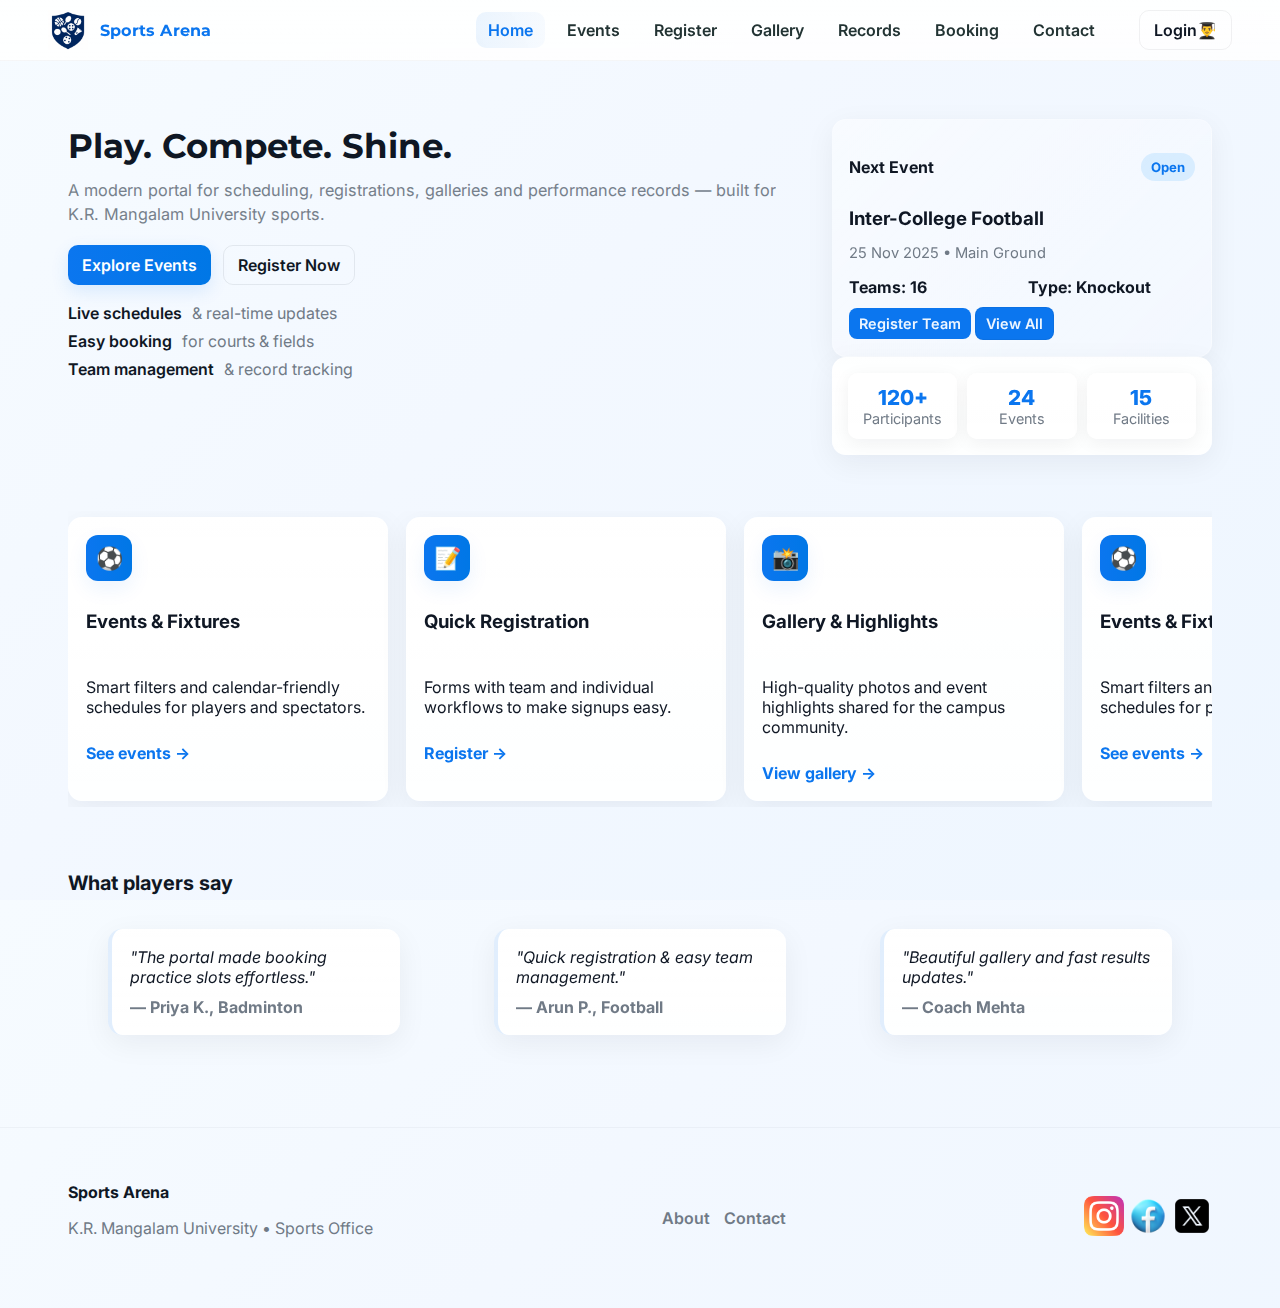
<file: index.html>
<!doctype html>
<html lang="en">
<head>
  <meta charset="utf-8" />
  <meta name="viewport" content="width=device-width,initial-scale=1" />
  <title>Sports Arena — Home</title>
  <link href="https://fonts.googleapis.com/css2?family=Inter:wght@300;400;600;700;800&family=Montserrat:wght@600;700&display=swap" rel="stylesheet">
  <link rel="stylesheet" href="styles.css" />
</head>
<body>
  <header class="site-header">
    <div class="brand-wrap container">
      <a href="index.html" class="brand" aria-label="Sports Arena home">
        <img src="assets/logo.png" alt="Sports Arena logo" class="logo" />
        <span class="brand-text">Sports Arena</span>
      </a>

      <nav class="main-nav" aria-label="Main navigation">
        <a href="index.html" class="nav-link active">Home</a>
        <a href="events.html" class="nav-link">Events</a>
        <a href="register.html" class="nav-link">Register</a>
        <a href="gallery.html" class="nav-link">Gallery</a>
        <a href="records.html" class="nav-link">Records</a>
        <a href="booking.html" class="nav-link">Booking</a>
        <a href="contact.html" class="nav-link">Contact</a>
      </nav>

      <div class="header-actions">
        <a class="btn ghost" href="login.html">Login👨‍🎓</a>
      </div>
    </div>
  </header>

  <main>
    <section class="hero container">
      <div class="hero-left">
        <h1>Play. Compete. Shine.</h1>
        <p class="lead">A modern portal for scheduling, registrations, galleries and performance records — built for K.R. Mangalam University sports.</p>

        <div class="hero-ctas">
          <a class="btn primary" href="events.html">Explore Events</a>
          <a class="btn outline" href="register.html">Register Now</a>
        </div>

        <ul class="highlights">
          <li><strong>Live schedules</strong> & real-time updates</li>
          <li><strong>Easy booking</strong> for courts & fields</li>
          <li><strong>Team management</strong> & record tracking</li>
        </ul>
      </div>

      <aside class="hero-right">
        <div class="card booking-preview float">
          <div class="card-head">
            <h4>Next Event</h4>
            <span class="pill">Open</span>
          </div>
          <div class="card-body">
            <h3>Inter-College Football</h3>
            <p class="muted small">25 Nov 2025 • Main Ground</p>
            <div class="meta">
              <div><strong>Teams: </strong><span class="meta-val">16</span></div>
              <div><strong>Type: </strong><span class="meta-val">Knockout</span></div>
            </div>
            <div class="card-actions">
              <a class="btn small" href="register.html">Register Team</a>
              <a class="btn ghost small" href="events.html">View All</a>
            </div>
          </div>
        </div>

        <div class="card stats">
          <div class="stat">
            <div class="num">120+</div>
            <div class="label">Participants</div>
          </div>
          <div class="stat">
            <div class="num">24</div>
            <div class="label">Events</div>
          </div>
          <div class="stat">
            <div class="num">15</div>
            <div class="label">Facilities</div>
          </div>
        </div>
      </aside>
    </section>

<section class="container">
  <div class="feature-scroll">
    <div class="feature-track" aria-hidden="false" role="group" aria-label="Featured actions rotating">

      <!-- FIRST SET -->
      <article class="feature card">
        <div class="icon">⚽</div>
        <h3>Events & Fixtures</h3>
        <p>Smart filters and calendar-friendly schedules for players and spectators.</p>
        <a href="events.html" class="link">See events →</a>
      </article>

      <article class="feature card">
        <div class="icon">📝</div>
        <h3>Quick Registration</h3>
        <p>Forms with team and individual workflows to make signups easy.</p>
        <a href="register.html" class="link">Register →</a>
      </article>

      <article class="feature card">
        <div class="icon">📸</div>
        <h3>Gallery & Highlights</h3>
        <p>High-quality photos and event highlights shared for the campus community.</p>
        <a href="gallery.html" class="link">View gallery →</a>
      </article>


      <!-- DUPLICATED SET — required for seamless loop -->
      <article class="feature card" aria-hidden="true">
        <div class="icon">⚽</div>
        <h3>Events & Fixtures</h3>
        <p>Smart filters and calendar-friendly schedules for players and spectators.</p>
        <a href="events.html" class="link">See events →</a>
      </article>

      <article class="feature card" aria-hidden="true">
        <div class="icon">📝</div>
        <h3>Quick Registration</h3>
        <p>Forms with team and individual workflows to make signups easy.</p>
        <a href="register.html" class="link">Register →</a>
      </article>

      <article class="feature card" aria-hidden="true">
        <div class="icon">📸</div>
        <h3>Gallery & Highlights</h3>
        <p>High-quality photos and event highlights shared for the campus community.</p>
        <a href="gallery.html" class="link">View gallery →</a>
      </article>

    </div>
  </div>
</section>


    

    <section class="container testimonials">
      <h2>What players say</h2>
      <div class="test-grid">
        <blockquote class="test card">"The portal made booking practice slots effortless."<cite>— Priya K., Badminton</cite></blockquote>
        <blockquote class="test card">"Quick registration & easy team management."<cite>— Arun P., Football</cite></blockquote>
        <blockquote class="test card">"Beautiful gallery and fast results updates."<cite>— Coach Mehta</cite></blockquote>
      </div>
    </section>
  </main>

  <footer class="site-footer">
    <div class="container footer-grid">
      <div>
        <strong>Sports Arena</strong>
        <p class="muted">K.R. Mangalam University • Sports Office</p>
      </div>

      <nav class="footer-nav">
        <a href="about.html">About</a>
        <a href="contact.html">Contact</a>
      </nav>

      <div class="socials muted">
        <a href="#"><img src=assets/ig.png alt="instagram handle" width="40"></a>
        <a href="#"><img src=assets/fb.png alt="facebook handle" width="40"></a>
        <a href="#"><img src=assets/tw.png alt="twitter handle" width="40"></a>
      </div>
    </div>
  </footer>
</body>
</html>
</file>
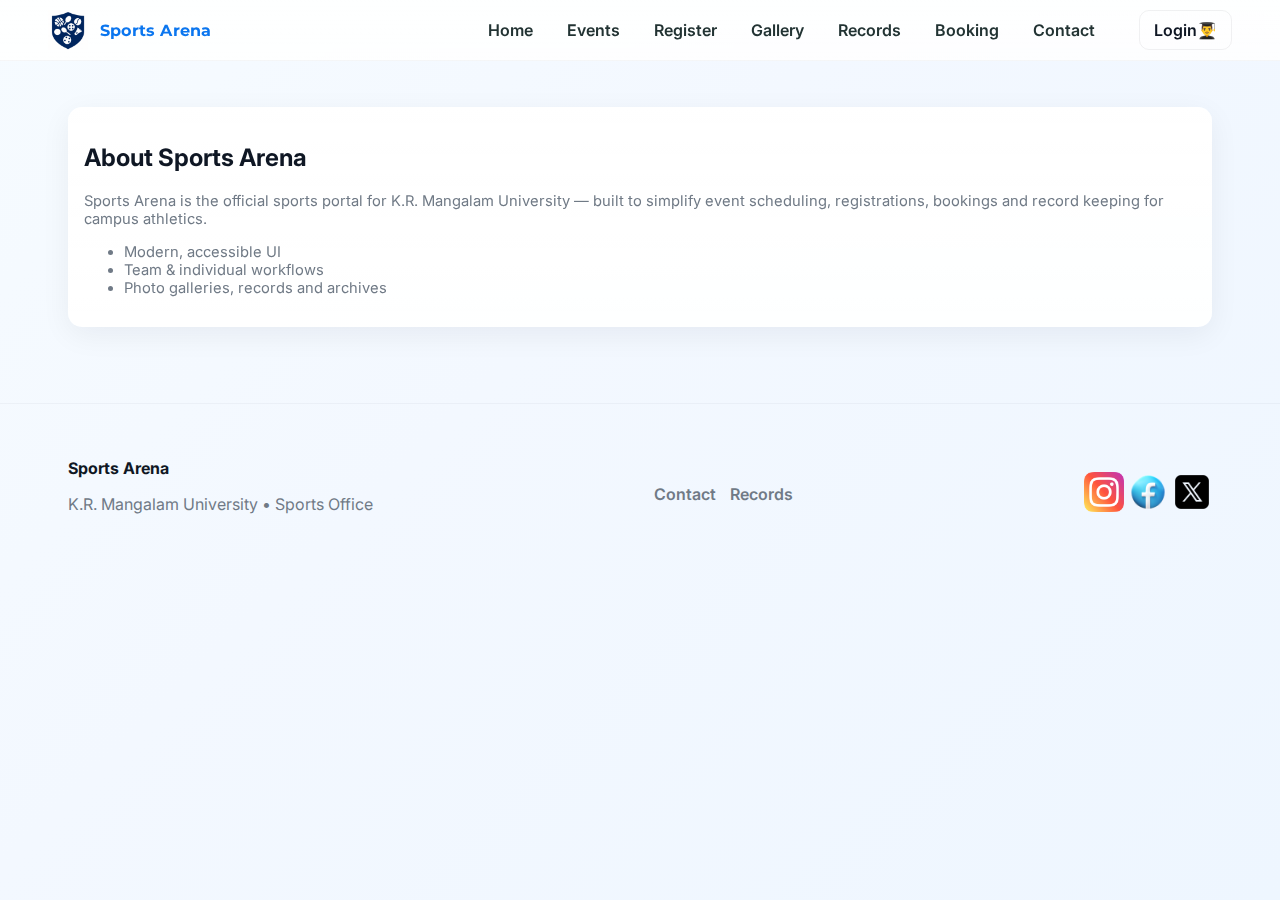
<file: about.html>
<!doctype html>
<html lang="en">
<head>
  <meta charset="utf-8" />
  <meta name="viewport" content="width=device-width,initial-scale=1" />
  <title>About — Sports Arena</title>
  <link href="https://fonts.googleapis.com/css2?family=Inter:wght@300;400;600;700;800&family=Montserrat:wght@600;700&display=swap" rel="stylesheet">
  <link rel="stylesheet" href="styles.css" />
</head>
<body>
  <header class="site-header">
    <div class="brand-wrap container">
      <a href="index.html" class="brand" aria-label="Sports Arena home">
        <img src="assets/logo.png" alt="logo" class="logo" />
        <span class="brand-text">Sports Arena</span>
      </a>

      <nav class="main-nav" aria-label="Main navigation">
        <a href="index.html" class="nav-link">Home</a>
        <a href="events.html" class="nav-link">Events</a>
        <a href="register.html" class="nav-link">Register</a>
        <a href="gallery.html" class="nav-link">Gallery</a>
        <a href="records.html" class="nav-link">Records</a>
        <a href="booking.html" class="nav-link">Booking</a>
        <a href="contact.html" class="nav-link">Contact</a>
      </nav>

      <div class="header-actions">
        <a class="btn ghost" href="login.html">Login👨‍🎓</a>
      </div>
    </div>
  </header>

  <main class="container">
    <section class="card" style="margin-top:18px">
      <h2>About Sports Arena</h2>
      <p class="muted">Sports Arena is the official sports portal for K.R. Mangalam University — built to simplify event scheduling, registrations, bookings and record keeping for campus athletics.</p>
      <ul class="muted" style="margin-top:12px">
        <li>Modern, accessible UI</li>
        <li>Team & individual workflows</li>
        <li>Photo galleries, records and archives</li>
      </ul>
    </section>
  </main>

  <footer class="site-footer">
    <div class="container footer-grid">
      <div>
        <strong>Sports Arena</strong>
        <p class="muted">K.R. Mangalam University • Sports Office</p>
      </div>

      <nav class="footer-nav">
        <a href="contact.html">Contact</a>
        <a href="records.html">Records</a>
      </nav>

      <div class="socials muted">
        <a href="#"><img src=assets/ig.png alt="instagram handle" width="40"></a>
        <a href="#"><img src=assets/fb.png alt="facebook handle" width="40"></a>
        <a href="#"><img src=assets/tw.png alt="twitter handle" width="40"></a>
      </div>
    </div>
  </footer>
</body>
</html>
</file>
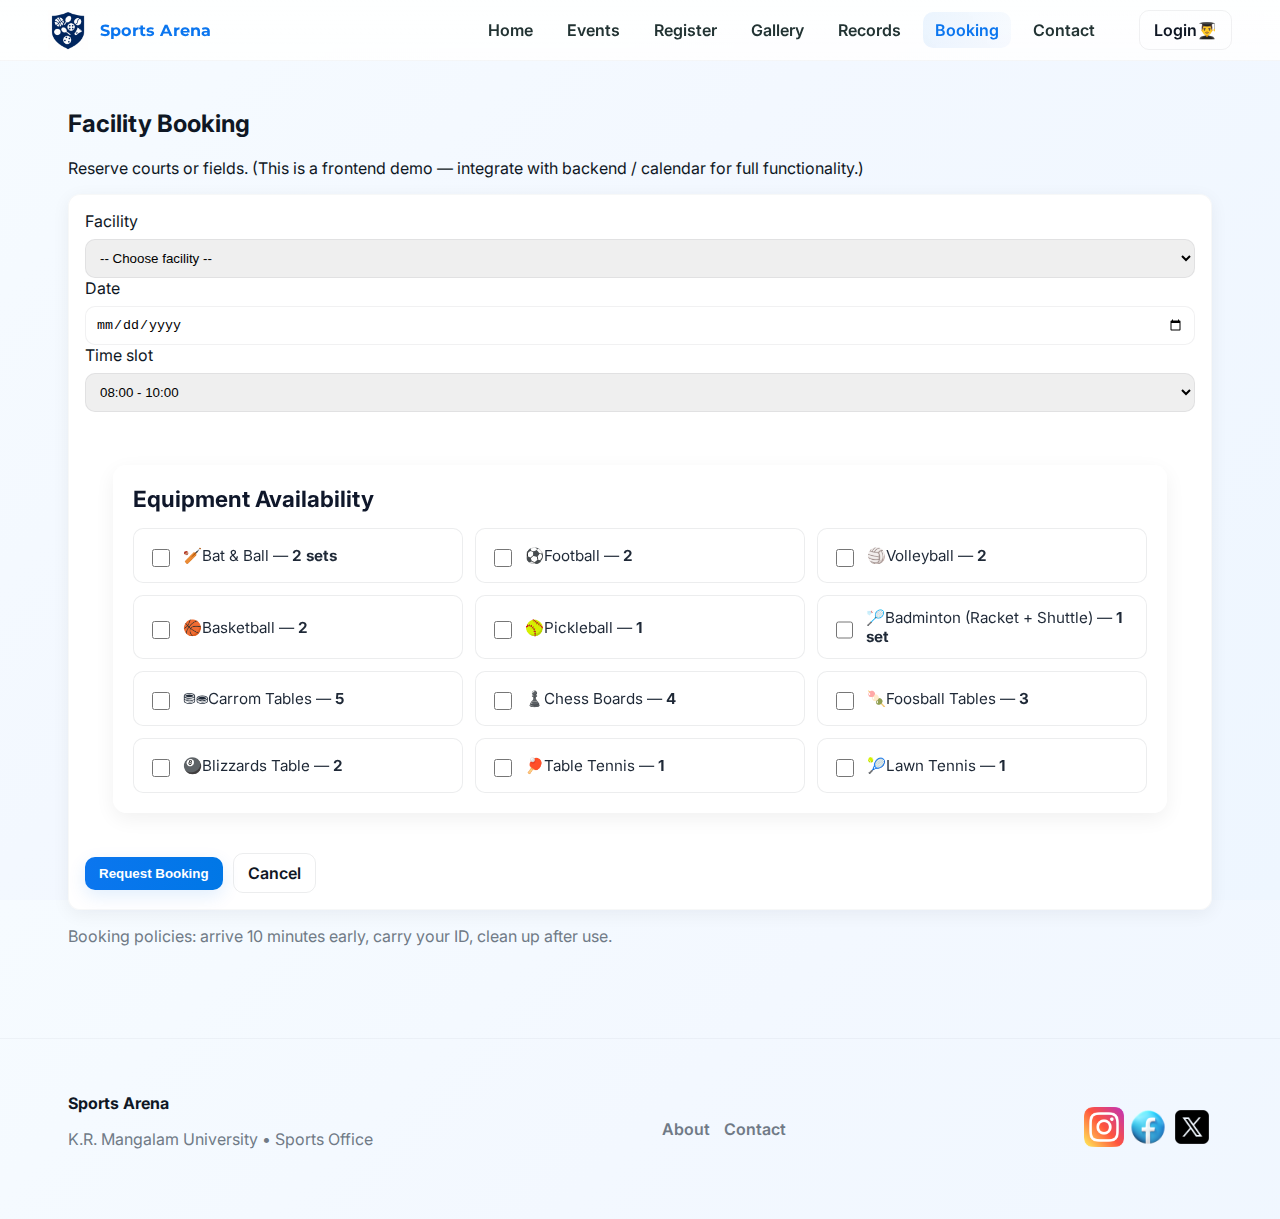
<file: booking.html>
<!doctype html>
<html lang="en">
<head>
  <meta charset="utf-8" />
  <meta name="viewport" content="width=device-width,initial-scale=1" />
  <title>Booking — Sports Arena</title>
  <link href="https://fonts.googleapis.com/css2?family=Inter:wght@300;400;600;700;800&family=Montserrat:wght@600;700&display=swap" rel="stylesheet">
  <link rel="stylesheet" href="styles.css" />
</head>
<body>
  <header class="site-header">
    <div class="brand-wrap container">
      <a href="index.html" class="brand" aria-label="Sports Arena home">
        <img src="assets/logo.png" alt="logo" class="logo" />
        <span class="brand-text">Sports Arena</span>
      </a>

      <nav class="main-nav" aria-label="Main navigation">
        <a href="index.html" class="nav-link">Home</a>
        <a href="events.html" class="nav-link">Events</a>
        <a href="register.html" class="nav-link">Register</a>
        <a href="gallery.html" class="nav-link">Gallery</a>
        <a href="records.html" class="nav-link">Records</a>
        <a href="booking.html" class="nav-link active">Booking</a>
        <a href="contact.html" class="nav-link">Contact</a>
      </nav>

      <div class="header-actions">
        <a class="btn ghost" href="login.html">Login👨‍🎓</a>
      </div>
    </div>
  </header>

  <main class="container">
    <h2>Facility Booking</h2>
    <p>Reserve courts or fields. (This is a frontend demo — integrate with backend / calendar for full functionality.)</p>

    <form class="form-card" action="#" method="post" novalidate>
      <label>
        Facility
        <select required name="facility">
          <option value="">-- Choose facility --</option>
          <option>Main Ground</option>
          <option>Indoor Arena</option>
          <option>Cricket Field</option>
          <option>Badminton Court</option>
        </select>
      </label>

      <label>
        Date
        <input type="date" name="date" required />
      </label>

      <label>
        Time slot
        <select name="timeslot" required>
          <option>08:00 - 10:00</option>
          <option>10:30 - 12:30</option>
          <option>14:00 - 16:00</option>
          <option>16:30 - 18:30</option>
        </select>
      </label>

          <section class="container">
      <div class="card availability-box">
        <label class="availability-title">Equipment Availability</label>
        
        <div class="availability-grid">
          
          <label class="item">
            <input type="checkbox">
            <span>🏏Bat & Ball — <strong>2 sets</strong></span>
          </label>

          <label class="item">
            <input type="checkbox">
            <span>⚽Football — <strong>2</strong></span>
          </label>

          <label class="item">
            <input type="checkbox">
            <span>🏐Volleyball — <strong>2</strong></span>
          </label>

          <label class="item">
            <input type="checkbox">
            <span>🏀Basketball — <strong>2</strong></span>
          </label>

          <label class="item">
            <input type="checkbox">
            <span>🥎Pickleball — <strong>1</strong></span>
          </label>

          <label class="item">
            <input type="checkbox">
            <span>🏸Badminton (Racket + Shuttle) — <strong>1 set</strong></span>
          </label>

          <label class="item">
            <input type="checkbox">
            <span>⛃⛂Carrom Tables — <strong>5</strong></span>
          </label>

          <label class="item">
            <input type="checkbox">
            <span>♟️Chess Boards — <strong>4</strong></span>
          </label>

          <label class="item">
            <input type="checkbox">
            <span>🍡Foosball Tables — <strong>3</strong></span>
          </label>

          <label class="item">
            <input type="checkbox">
            <span>🎱Blizzards Table — <strong>2</strong></span>
          </label>

          <label class="item">
            <input type="checkbox">
            <span>🏓Table Tennis — <strong>1</strong></span>
          </label>

          <label class="item">
            <input type="checkbox">
            <span>🎾Lawn Tennis — <strong>1</strong></span>
          </label>

        </div>
      </div>
    </section>

      <div class="form-actions">
        <button class="btn primary" type="submit">Request Booking</button>
        <a class="btn outline" href="index.html">Cancel</a>
      </div>
    </form>
    <aside class="muted" style="margin-top:12px">
      <p>Booking policies: arrive 10 minutes early, carry your ID, clean up after use.</p>
    </aside>
  </main>

  <footer class="site-footer">
    <div class="container footer-grid">
      <div>
        <strong>Sports Arena</strong>
        <p class="muted">K.R. Mangalam University • Sports Office</p>
      </div>

      <nav class="footer-nav">
        <a href="about.html">About</a>
        <a href="contact.html">Contact</a>
      </nav>

      <div class="socials muted">
        <a href="#"><img src=assets/ig.png alt="instagram handle" width="40"></a>
        <a href="#"><img src=assets/fb.png alt="facebook handle" width="40"></a>
        <a href="#"><img src=assets/tw.png alt="twitter handle" width="40"></a>
      </div>
    </div>
  </footer>
</body>
</html>
</file>
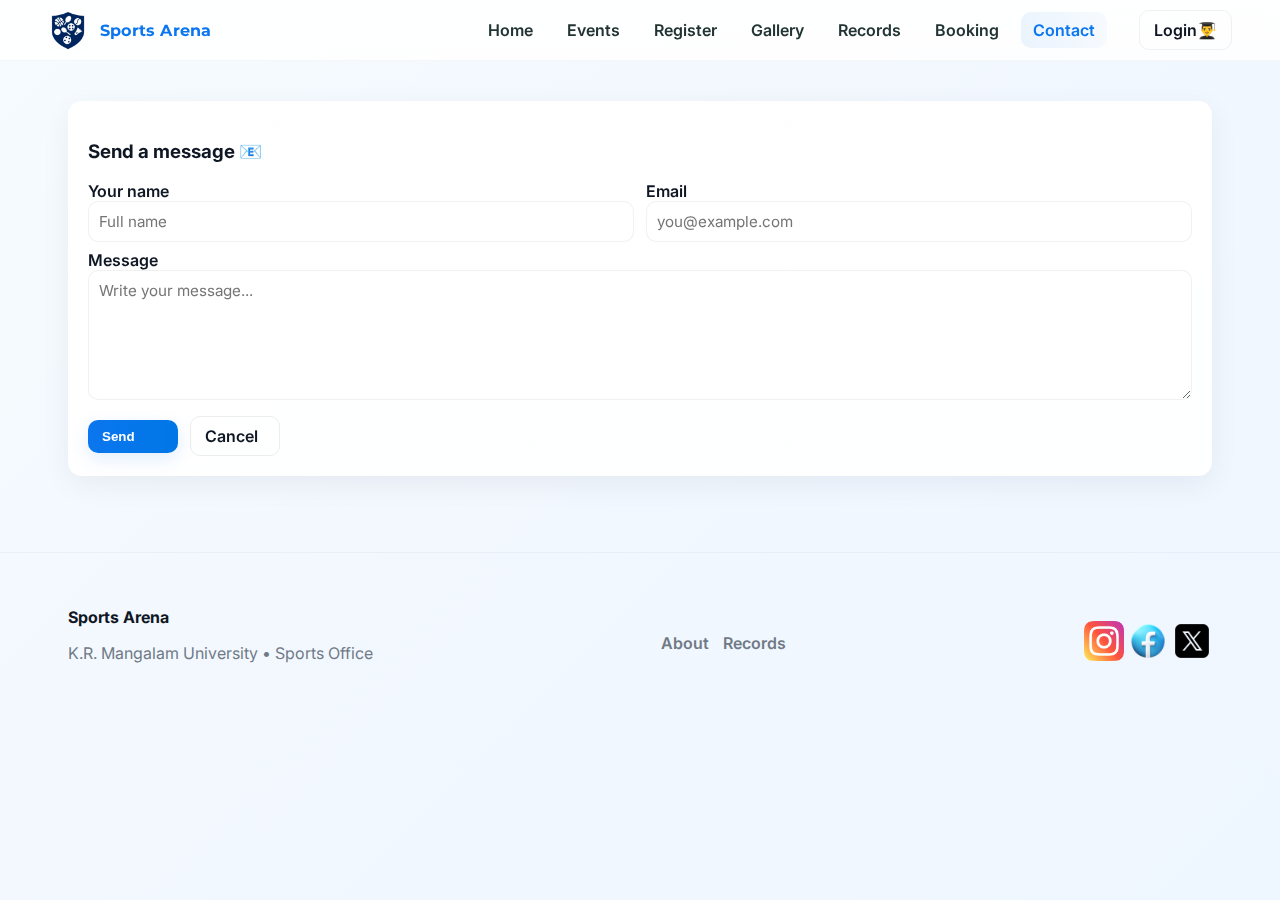
<file: contact.html>
<!doctype html>
<html lang="en">
<head>
  <meta charset="utf-8" />
  <meta name="viewport" content="width=device-width,initial-scale=1" />
  <title>Contact — Sports Arena</title>
  <link href="https://fonts.googleapis.com/css2?family=Inter:wght@300;400;600;700;800&family=Montserrat:wght@600;700&display=swap" rel="stylesheet">
  <link rel="stylesheet" href="styles.css" />
</head>
<body>
  <header class="site-header">
    <div class="brand-wrap container">
      <a href="index.html" class="brand" aria-label="Sports Arena home">
        <img src="assets/logo.png" alt="logo" class="logo" />
        <span class="brand-text">Sports Arena</span>
      </a>

      <nav class="main-nav" aria-label="Main navigation">
        <a href="index.html" class="nav-link">Home</a>
        <a href="events.html" class="nav-link">Events</a>
        <a href="register.html" class="nav-link">Register</a>
        <a href="gallery.html" class="nav-link">Gallery</a>
        <a href="records.html" class="nav-link">Records</a>
        <a href="booking.html" class="nav-link">Booking</a>
        <a href="contact.html" class="nav-link active">Contact</a>
      </nav>

      <div class="header-actions">
        <a class="btn ghost" href="login.html">Login👨‍🎓</a>
      </div>
    </div>
  </header>

  <main class="container">
   <section class="card contact-card" style="margin-top:12px">
  <h3>Send a message 📧</h3>

  <!-- contact form (pure HTML, no JS) -->
  <form class="contact-form" action="#" method="post" novalidate>
    <!-- two-column row: name + email -->
    <div class="row two">
      <label>
        Your name
        <input type="text" name="name" placeholder="Full name" required />
      </label>

      <label>
        Email
        <input type="email" name="email" placeholder="you@example.com" required />
      </label>
    </div>

    <!-- full-width message -->
    <label>
      Message
      <textarea name="message" placeholder="Write your message..." required></textarea>
    </label>

    <div class="form-actions">
      <button class="btn primary" type="submit">Send</button>
      <a class="btn outline" href="index.html">Cancel</a>
    </div>
  </form>
</section>

  </main>

  <footer class="site-footer">
    <div class="container footer-grid">
      <div>
        <strong>Sports Arena</strong>
        <p class="muted">K.R. Mangalam University • Sports Office</p>
      </div>

      <nav class="footer-nav">
        <a href="about.html">About</a>
        <a href="records.html">Records</a>
      </nav>

      <div class="socials muted">
        <a href="#"><img src=assets/ig.png alt="instagram handle" width="40"></a>
        <a href="#"><img src=assets/fb.png alt="facebook handle" width="40"></a>
        <a href="#"><img src=assets/tw.png alt="twitter handle" width="40"></a>
      </div>
    </div>
  </footer>
</body>
</html>
</file>
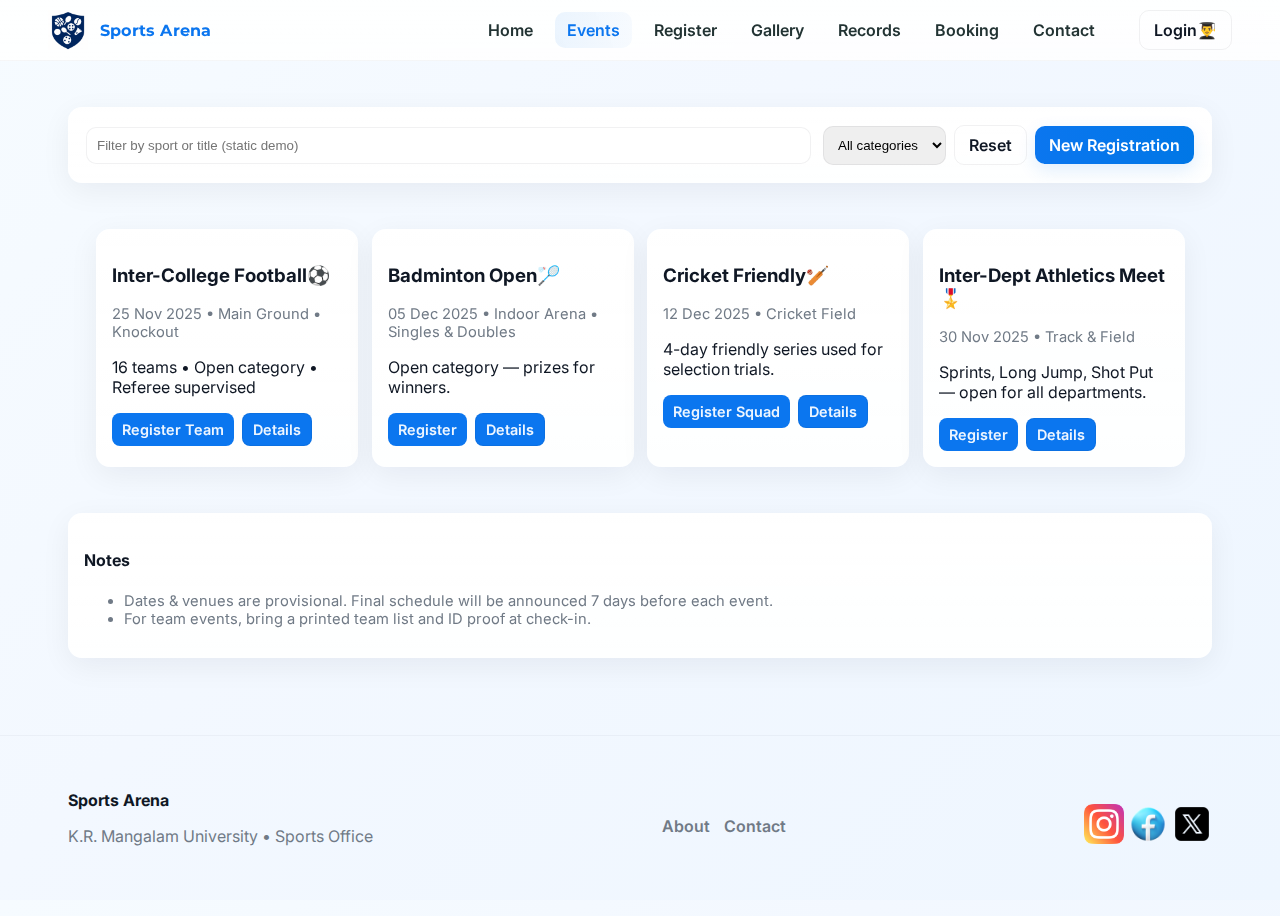
<file: events.html>
<!doctype html>
<html lang="en">
<head>
  <meta charset="utf-8" />
  <meta name="viewport" content="width=device-width,initial-scale=1" />
  <title>Events — Sports Arena</title>
  <link href="https://fonts.googleapis.com/css2?family=Inter:wght@300;400;600;700;800&family=Montserrat:wght@600;700&display=swap" rel="stylesheet">
  <link rel="stylesheet" href="styles.css" />
</head>
<body>
  <header class="site-header">
    <div class="brand-wrap container">
      <a href="index.html" class="brand" aria-label="Sports Arena home">
        <img src="assets/logo.png" alt="logo" class="logo" />
        <span class="brand-text">Sports Arena</span>
      </a>

      <nav class="main-nav" aria-label="Main navigation">
        <a href="index.html" class="nav-link">Home</a>
        <a href="events.html" class="nav-link active">Events</a>
        <a href="register.html" class="nav-link">Register</a>
        <a href="gallery.html" class="nav-link">Gallery</a>
        <a href="records.html" class="nav-link">Records</a>
        <a href="booking.html" class="nav-link">Booking</a>
        <a href="contact.html" class="nav-link">Contact</a>
      </nav>

      <div class="header-actions">
        <a class="btn ghost" href="login.html">Login👨‍🎓</a>
      </div>
    </div>
  </header>

  <main class="container">
    <section class="card" style="padding:18px;margin-top:18px">
      <div style="display:flex;gap:12px;align-items:center;flex-wrap:wrap">
        <div style="flex:1;min-width:220px">
          <input id="searchBox" placeholder="Filter by sport or title (static demo)" style="width:100%;padding:10px;border-radius:10px;border:1px solid rgba(15,23,42,0.06)" />
        </div>

        <div style="display:flex;gap:8px;align-items:center">
          <select style="padding:10px;border-radius:10px;border:1px solid rgba(15,23,42,0.06)">
            <option value="">All categories</option>
            <option value="Football">Football</option>
            <option value="Badminton">Badminton</option>
            <option value="Cricket">Cricket</option>
            <option value="Athletics">Athletics</option>
          </select>
          <a class="btn ghost" href="events.html">Reset</a>
          <a class="btn primary" href="register.html">New Registration</a>
        </div>
      </div>
    </section>

    <section class="card-grid container" style="margin-top:18px;display:grid;grid-template-columns:repeat(auto-fit,minmax(260px,1fr));gap:14px">
      <article class="card event-card">
        <h3>Inter-College Football⚽</h3>
        <p class="muted small">25 Nov 2025 • Main Ground • Knockout</p>
        <p>16 teams • Open category • Referee supervised</p>
        <div style="display:flex;gap:8px;margin-top:10px">
          <a class="btn small" href="register.html">Register Team</a>
          <a class="btn ghost small" href="#">Details</a>
        </div>
      </article>

      <article class="card event-card">
        <h3>Badminton Open🏸</h3>
        <p class="muted small">05 Dec 2025 • Indoor Arena • Singles & Doubles</p>
        <p>Open category — prizes for winners.</p>
        <div style="display:flex;gap:8px;margin-top:10px">
          <a class="btn small" href="register.html">Register</a>
          <a class="btn ghost small" href="#">Details</a>
        </div>
      </article>

      <article class="card event-card">
        <h3>Cricket Friendly🏏</h3>
        <p class="muted small">12 Dec 2025 • Cricket Field</p>
        <p>4-day friendly series used for selection trials.</p>
        <div style="display:flex;gap:8px;margin-top:10px">
          <a class="btn small" href="register.html">Register Squad</a>
          <a class="btn ghost small" href="#">Details</a>
        </div>
      </article>

      <article class="card event-card">
        <h3>Inter-Dept Athletics Meet🎖️</h3>
        <p class="muted small">30 Nov 2025 • Track & Field</p>
        <p>Sprints, Long Jump, Shot Put — open for all departments.</p>
        <div style="display:flex;gap:8px;margin-top:10px">
          <a class="btn small" href="register.html">Register</a>
          <a class="btn ghost small" href="#">Details</a>
        </div>
      </article>
    </section>

    <section class="card" style="margin-top:18px">
      <h4>Notes</h4>
      <ul class="muted">
        <li>Dates & venues are provisional. Final schedule will be announced 7 days before each event.</li>
        <li>For team events, bring a printed team list and ID proof at check-in.</li>
      </ul>
    </section>
  </main>

  <footer class="site-footer">
    <div class="container footer-grid">
      <div>
        <strong>Sports Arena</strong>
        <p class="muted">K.R. Mangalam University • Sports Office</p>
      </div>

      <nav class="footer-nav">
        <a href="about.html">About</a>
        <a href="contact.html">Contact</a>
      </nav>

      <div class="socials muted">
        <a href="#"><img src=assets/ig.png alt="instagram handle" width="40"></a>
        <a href="#"><img src=assets/fb.png alt="facebook handle" width="40"></a>
        <a href="#"><img src=assets/tw.png alt="twitter handle" width="40"></a>
      </div>
    </div>
  </footer>
</body>
</html>
</file>
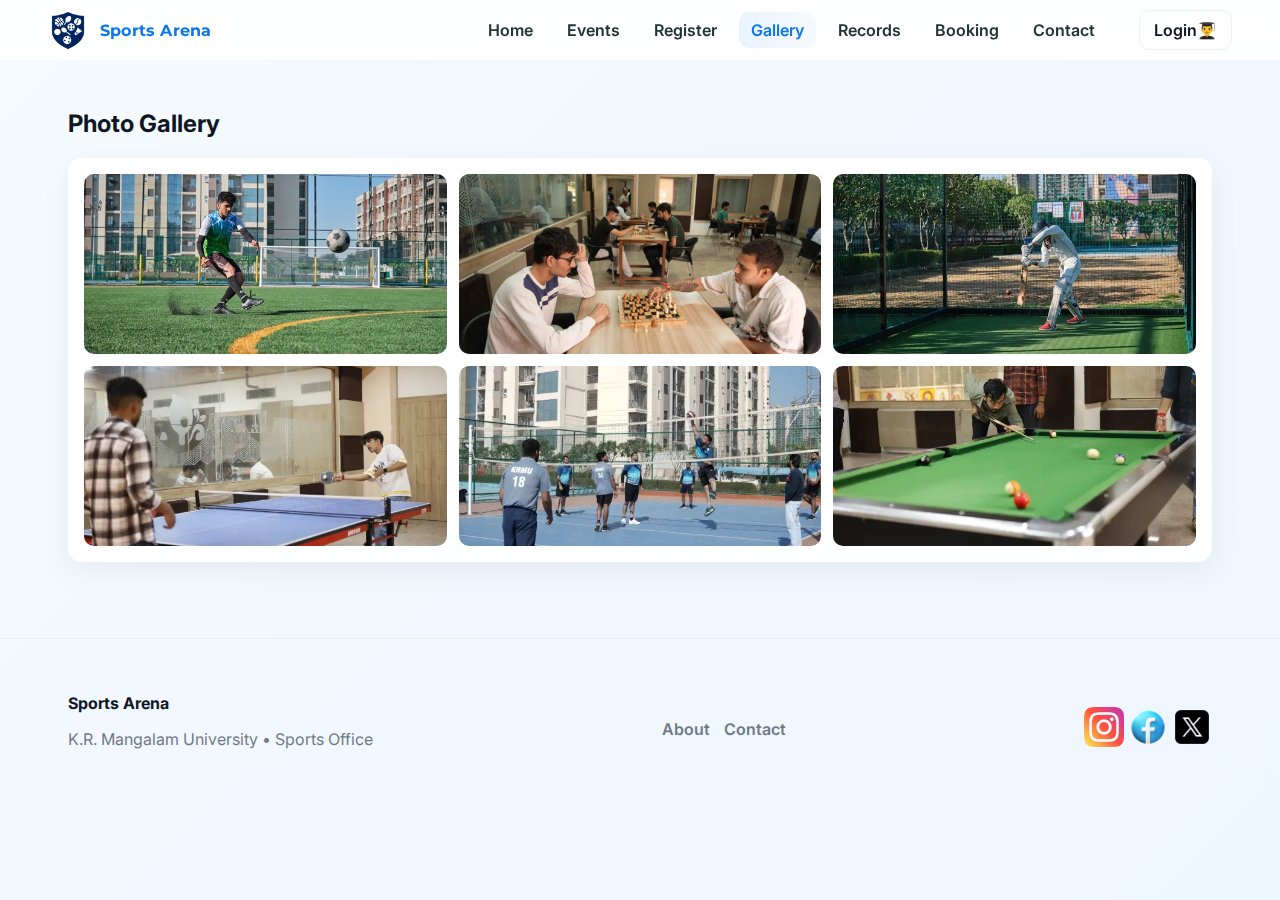
<file: gallery.html>
<!doctype html>
<html lang="en">
<head>
  <meta charset="utf-8" />
  <meta name="viewport" content="width=device-width,initial-scale=1" />
  <title>Gallery — Sports Arena</title>
  <link href="https://fonts.googleapis.com/css2?family=Inter:wght@300;400;600;700;800&family=Montserrat:wght@600;700&display=swap" rel="stylesheet">
  <link rel="stylesheet" href="styles.css" />
</head>
<body>
  <header class="site-header">
    <div class="brand-wrap container">
      <a href="index.html" class="brand" aria-label="Sports Arena home">
        <img src="assets/logo.png" alt="logo" class="logo" />
        <span class="brand-text">Sports Arena</span>
      </a>

      <nav class="main-nav" aria-label="Main navigation">
        <a href="index.html" class="nav-link">Home</a>
        <a href="events.html" class="nav-link">Events</a>
        <a href="register.html" class="nav-link">Register</a>
        <a href="gallery.html" class="nav-link active">Gallery</a>
        <a href="records.html" class="nav-link">Records</a>
        <a href="booking.html" class="nav-link">Booking</a>
        <a href="contact.html" class="nav-link">Contact</a>
      </nav>

      <div class="header-actions">
        <a class="btn ghost" href="login.html">Login👨‍🎓</a>
      </div>
    </div>
  </header>

  <main class="container">
    <h2>Photo Gallery</h2>

    <div class="gallery-grid card" style="margin-top:12px;">
      <img src="assets/game1.webp" alt="Game 1" />
      <img src="assets/game2.webp" alt="Game 2" />
      <img src="assets/game3.webp" alt="Game 3" />
      <img src="assets/game4.webp" alt="Game 4" />
      <img src="assets/game5.webp" alt="Game 5" />
      <img src="assets/game6.webp" alt="Game 6" />
    </div>

  </main>

  <footer class="site-footer">
    <div class="container footer-grid">
      <div>
        <strong>Sports Arena</strong>
        <p class="muted">K.R. Mangalam University • Sports Office</p>
      </div>

      <nav class="footer-nav">
        <a href="about.html">About</a>
        <a href="contact.html">Contact</a>
      </nav>

      <div class="socials muted">
        <a href="#"><img src=assets/ig.png alt="instagram handle" width="40"></a>
        <a href="#"><img src=assets/fb.png alt="facebook handle" width="40"></a>
        <a href="#"><img src=assets/tw.png alt="twitter handle" width="40"></a>
      </div>
    </div>
  </footer>
</body>
</html>
</file>
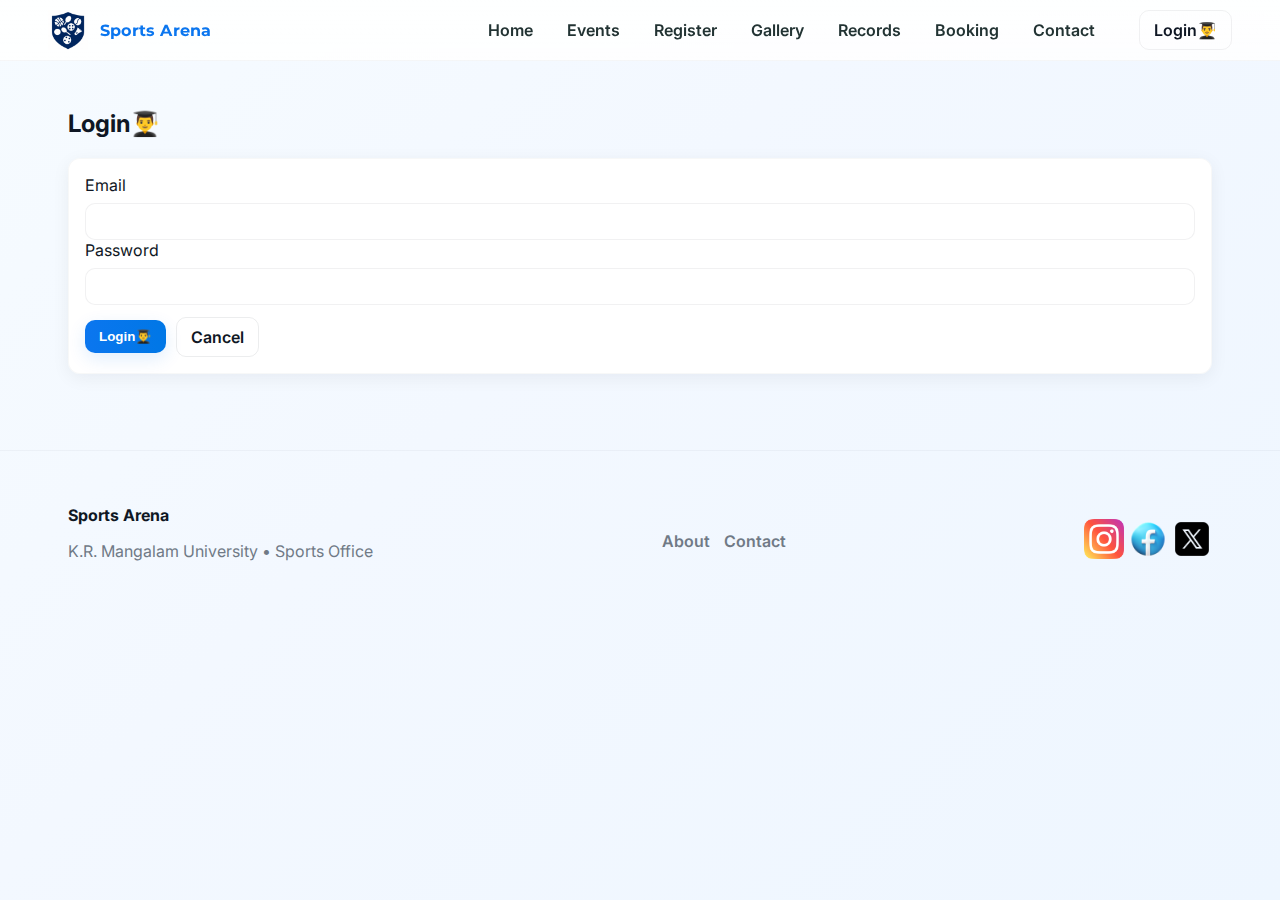
<file: login.html>
<!doctype html>
<html lang="en">
<head>
  <meta charset="utf-8" />
  <meta name="viewport" content="width=device-width,initial-scale=1" />
  <title>Login👨‍🎓 — Sports Arena</title>
  <link href="https://fonts.googleapis.com/css2?family=Inter:wght@300;400;600;700;800&family=Montserrat:wght@600;700&display=swap" rel="stylesheet">
  <link rel="stylesheet" href="styles.css" />
</head>
<body>
  <header class="site-header">
    <div class="brand-wrap container">
      <a href="index.html" class="brand" aria-label="Sports Arena home">
        <img src="assets/logo.png" alt="logo" class="logo" />
        <span class="brand-text">Sports Arena</span>
      </a>

      <nav class="main-nav" aria-label="Main navigation">
        <a href="index.html" class="nav-link">Home</a>
        <a href="events.html" class="nav-link">Events</a>
        <a href="register.html" class="nav-link">Register</a>
        <a href="gallery.html" class="nav-link">Gallery</a>
        <a href="records.html" class="nav-link">Records</a>
        <a href="booking.html" class="nav-link">Booking</a>
        <a href="contact.html" class="nav-link">Contact</a>
      </nav>

      <div class="header-actions">
        <a class="btn ghost" href="login.html">Login👨‍🎓</a>
      </div>
    </div>
  </header>

  <main class="container">
    <h2>Login👨‍🎓</h2>

    <form class="form-card" action="#" method="post" novalidate>
      <label>
        Email
        <input type="email" name="email" required />
      </label>

      <label>
        Password
        <input type="password" name="password" required />
      </label>

      <div class="form-actions">
        <button class="btn primary" type="submit">Login👨‍🎓</button>
        <a class="btn outline" href="index.html">Cancel</a>
      </div>
      
    </form>
  </main>

  <footer class="site-footer">
    <div class="container footer-grid">
      <div>
        <strong>Sports Arena</strong>
        <p class="muted">K.R. Mangalam University • Sports Office</p>
      </div>

      <nav class="footer-nav">
        <a href="about.html">About</a>
        <a href="contact.html">Contact</a>
      </nav>

      <div class="socials muted">
        <a href="#"><img src=assets/ig.png alt="instagram handle" width="40"></a>
        <a href="#"><img src=assets/fb.png alt="facebook handle" width="40"></a>
        <a href="#"><img src=assets/tw.png alt="twitter handle" width="40"></a>
      </div>
    </div>
  </footer>
</body>
</html>
</file>
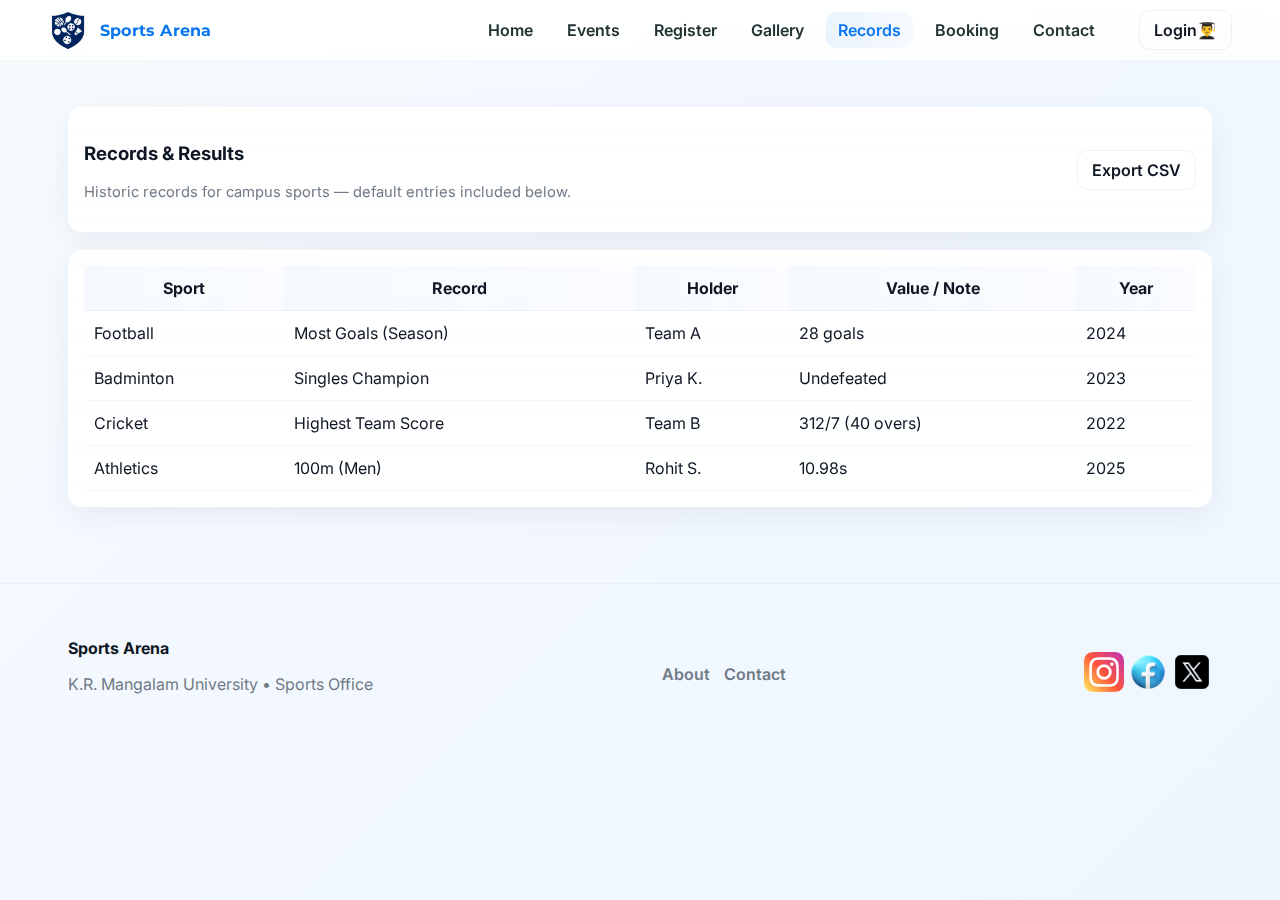
<file: records.html>
<!doctype html>
<html lang="en">
<head>
  <meta charset="utf-8" />
  <meta name="viewport" content="width=device-width,initial-scale=1" />
  <title>Records — Sports Arena</title>
  <link href="https://fonts.googleapis.com/css2?family=Inter:wght@300;400;600;700;800&family=Montserrat:wght@600;700&display=swap" rel="stylesheet">
  <link rel="stylesheet" href="styles.css" />
</head>
<body>
  <header class="site-header">
    <div class="brand-wrap container">
      <a href="index.html" class="brand" aria-label="Sports Arena home">
        <img src="assets/logo.png" alt="logo" class="logo" />
        <span class="brand-text">Sports Arena</span>
      </a>

      <nav class="main-nav" aria-label="Main navigation">
        <a href="index.html" class="nav-link">Home</a>
        <a href="events.html" class="nav-link">Events</a>
        <a href="register.html" class="nav-link">Register</a>
        <a href="gallery.html" class="nav-link">Gallery</a>
        <a href="records.html" class="nav-link active">Records</a>
        <a href="booking.html" class="nav-link">Booking</a>
        <a href="contact.html" class="nav-link">Contact</a>
      </nav>

      <div class="header-actions">
        <a class="btn ghost" href="login.html">Login👨‍🎓</a>
      </div>
    </div>
  </header>

  <main class="container">
    <section class="card" style="margin-top:18px">
      <div style="display:flex;justify-content:space-between;align-items:center;gap:12px;flex-wrap:wrap">
        <div>
          <h3>Records & Results</h3>
          <p class="muted">Historic records for campus sports — default entries included below.</p>
        </div>

        <div style="display:flex;gap:8px;align-items:center">
          <a
            class="btn ghost"
            href="data:text/csv;charset=utf-8,Sport,Record,Holder,Value,Year%0AFootball,Most Goals (Season),Team A,28 goals,2024%0ABadminton,Singles Champion,Priya K.,Undefeated,2023%0ACricket,Highest Team Score,Team B,312/7 (40 overs),2022"
            download="sports-records.csv"
            title="Download CSV of records"
          >Export CSV</a>
        </div>
      </div>
    </section>

    <section class="card table-wrap" style="margin-top:18px;overflow:auto">
      <table class="striped" role="table" aria-label="Sports records table">
        <thead>
          <tr>
            <th scope="col">Sport</th>
            <th scope="col">Record</th>
            <th scope="col">Holder</th>
            <th scope="col">Value / Note</th>
            <th scope="col">Year</th>
          </tr>
        </thead>
        <tbody>
          <tr>
            <td>Football</td>
            <td>Most Goals (Season)</td>
            <td>Team A</td>
            <td>28 goals</td>
            <td>2024</td>
          </tr>
          <tr>
            <td>Badminton</td>
            <td>Singles Champion</td>
            <td>Priya K.</td>
            <td>Undefeated</td>
            <td>2023</td>
          </tr>
          <tr>
            <td>Cricket</td>
            <td>Highest Team Score</td>
            <td>Team B</td>
            <td>312/7 (40 overs)</td>
            <td>2022</td>
          </tr>
          <tr>
            <td>Athletics</td>
            <td>100m (Men)</td>
            <td>Rohit S.</td>
            <td>10.98s</td>
            <td>2025</td>
          </tr>
        </tbody>
      </table>
    </section>
  </main>

  <footer class="site-footer">
    <div class="container footer-grid">
      <div>
        <strong>Sports Arena</strong>
        <p class="muted">K.R. Mangalam University • Sports Office</p>
      </div>

      <nav class="footer-nav">
        <a href="about.html">About</a>
        <a href="contact.html">Contact</a>
      </nav>

      <div class="socials muted">
        <a href="#"><img src=assets/ig.png alt="instagram handle" width="40"></a>
        <a href="#"><img src=assets/fb.png alt="facebook handle" width="40"></a>
        <a href="#"><img src=assets/tw.png alt="twitter handle" width="40"></a>
      </div>
    </div>
  </footer>
</body>
</html>
</file>
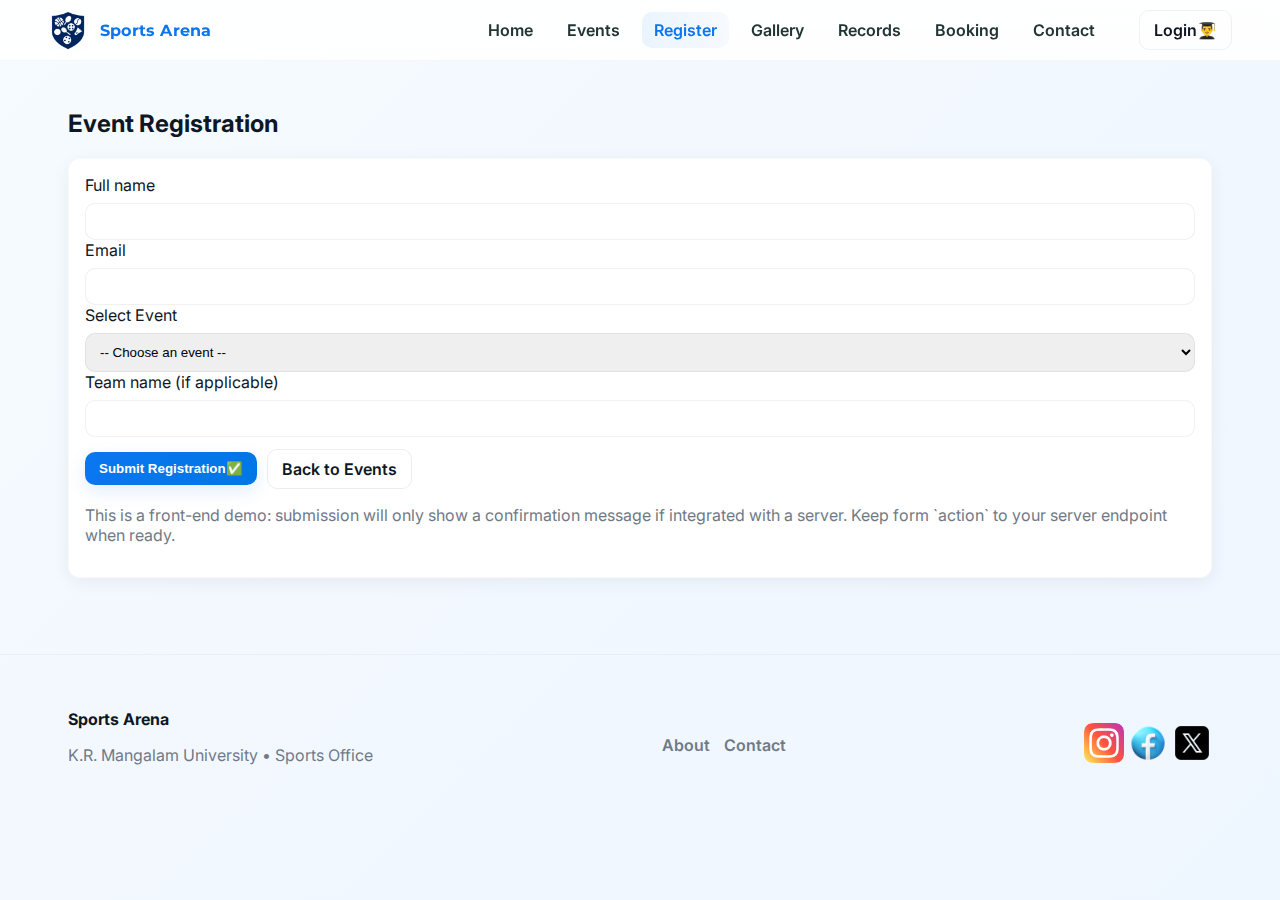
<file: register.html>
<!doctype html>
<html lang="en">
<head>
  <meta charset="utf-8" />
  <meta name="viewport" content="width=device-width,initial-scale=1" />
  <title>Register — Sports Arena</title>
  <link href="https://fonts.googleapis.com/css2?family=Inter:wght@300;400;600;700;800&family=Montserrat:wght@600;700&display=swap" rel="stylesheet">
  <link rel="stylesheet" href="styles.css" />
</head>
<body>
  <header class="site-header">
    <div class="brand-wrap container">
      <a href="index.html" class="brand" aria-label="Sports Arena home">
        <img src="assets/logo.png" alt="logo" class="logo" />
        <span class="brand-text">Sports Arena</span>
      </a>

      <nav class="main-nav" aria-label="Main navigation">
        <a href="index.html" class="nav-link">Home</a>
        <a href="events.html" class="nav-link">Events</a>
        <a href="register.html" class="nav-link active">Register</a>
        <a href="gallery.html" class="nav-link">Gallery</a>
        <a href="records.html" class="nav-link">Records</a>
        <a href="booking.html" class="nav-link">Booking</a>
        <a href="contact.html" class="nav-link">Contact</a>
      </nav>

      <div class="header-actions">
        <a class="btn ghost" href="login.html">Login👨‍🎓</a>
      </div>
    </div>
  </header>

  <main class="container">
    <h2>Event Registration</h2>

    <form class="form-card" action="#" method="post" novalidate>
      <label>
        Full name
        <input type="text" name="name" required />
      </label>

      <label>
        Email
        <input type="email" name="email" required />
      </label>

      <label>
        Select Event
        <select name="event" required>
          <option value="">-- Choose an event --</option>
          <option>Inter-College Football</option>
          <option>Badminton Open</option>
          <option>Cricket Friendly</option>
        </select>
      </label>

      <label>
        Team name (if applicable)
        <input type="text" name="team" />
      </label>

      <div class="form-actions">
        <button class="btn primary" type="submit">Submit Registration✅</button>
        <a class="btn outline" href="events.html">Back to Events</a>
      </div>

      <p class="muted">This is a front-end demo: submission will only show a confirmation message if integrated with a server. Keep form `action` to your server endpoint when ready.</p>
    </form>
  </main>

  <footer class="site-footer">
    <div class="container footer-grid">
      <div>
        <strong>Sports Arena</strong>
        <p class="muted">K.R. Mangalam University • Sports Office</p>
      </div>

      <nav class="footer-nav">
        <a href="about.html">About</a>
        <a href="contact.html">Contact</a>
      </nav>

      <div class="socials muted">
        <a href="#"><img src=assets/ig.png alt="instagram handle" width="40"></a>
        <a href="#"><img src=assets/fb.png alt="facebook handle" width="40"></a>
        <a href="#"><img src=assets/tw.png alt="twitter handle" width="40"></a>
      </div>
    </div>
  </footer>
</body>
</html>
</file>
<file: styles.css>
:root{
  --bg-1: linear-gradient(135deg,#f6fbff 0%, #f3f8ff 40%, #eef6ff 100%);
  --accent: #0b76ef;
  --accent-2: #0077e6;
  --glass: rgba(255,255,255,0.64);
  --glass-2: rgba(255,255,255,0.12);
  --muted: #707a86;
  --text: #0f1724;
  --card: #ffffff;
  --radius: 14px;
  --shadow-1: 0 8px 30px rgba(14,20,30,0.06);
  --shadow-2: 0 4px 18px rgba(13,20,30,0.06);
  --maxw: 1200px;


  --ease-1: cubic-bezier(.2,.9,.2,1);
}


*{box-sizing:border-box}
html,body{height:100%;margin:0;font-family:"Inter",system-ui,-apple-system,"Segoe UI",Roboto,"Helvetica Neue",Arial;color:var(--text);background:var(--bg-1);-webkit-font-smoothing:antialiased}
a{color:inherit;text-decoration:none;transition:color .22s var(--ease-1)}


.hidden{display:none}
.muted{color:var(--muted)}
.link{color:var(--accent);font-weight:700}
.container{max-width:var(--maxw);margin:0 auto;padding:28px}

.site-header{position:sticky;top:0;z-index:50;background:linear-gradient(180deg, rgba(255,255,255,0.9), rgba(255,255,255,0.85));backdrop-filter:blur(6px);border-bottom:1px solid rgba(15,23,42,0.04)}
.brand-wrap{display:flex;align-items:center;gap:18px;padding:10px 8px;flex-wrap:wrap}
.brand{display:flex;align-items:center;gap:12px}
.logo{width:40px;height:40px;display:inline-block}
.brand-text{font-family:"Montserrat",sans-serif;font-weight:700;color:var(--accent);letter-spacing:0.2px}


.main-nav{margin-left:auto;display:flex;gap:10px;align-items:center;flex-wrap:wrap;transition:transform .36s var(--ease-1),opacity .36s var(--ease-1)}
.main-nav a{padding:8px 12px;border-radius:10px;color:#233;transition:all .18s var(--ease-1);font-weight:600;white-space:nowrap}
.main-nav a:hover{transform:translateY(-3px);background:rgba(11,118,239,0.06)}
.nav-link.active{background:linear-gradient(90deg, rgba(11,118,239,0.08), rgba(15,106,238,0.03));color:var(--accent)}


.header-actions{display:flex;align-items:center;gap:12px;margin-left:14px}
.btn{display:inline-flex;align-items:center;gap:8px;padding:9px 14px;border-radius:10px;border:none;cursor:pointer;font-weight:600;background:transparent;transition:transform .2s var(--ease-1), box-shadow .2s var(--ease-1), opacity .2s var(--ease-1)}
.btn.primary{background:linear-gradient(90deg,var(--accent),var(--accent-2));color:white;box-shadow:0 6px 18px rgba(11,118,239,0.12)}
.btn.ghost{background:transparent;border:1px solid rgba(15,23,42,0.06);color:var(--text)}
.btn.small{padding:7px 10px;font-size:0.9rem;border-radius:8px;background-color: #0b76ef;color:#eef6ff}
.btn.outline{background:transparent;border:1px solid rgba(15,23,42,0.08);color:var(--text)}
.btn:hover{transform:translateY(-3px)}


.hero{display:grid;grid-template-columns:1fr 380px;gap:28px;align-items:start;margin-top:30px}
.hero-left h1{font-family:"Montserrat",sans-serif;font-size:2.1rem;margin:6px 0;animation:headlinePop .8s var(--ease-1) both}
.lead{color:var(--muted);margin:12px 0 18px;font-size:1.02rem;line-height:1.5;opacity:.95;transition:opacity .3s}
.hero-ctas{display:flex;gap:12px;margin-bottom:18px;flex-wrap:wrap}
.highlights{list-style:none;padding:0;margin:12px 0 0;display:grid;grid-template-columns:1fr;gap:8px;color:var(--muted)}
.highlights li{display:flex;gap:10px;align-items:center}
.highlights li strong{color:var(--text);font-weight:600}


.card{background:linear-gradient(180deg, rgba(255,255,255,0.95), rgba(255,255,255,0.92));border-radius:var(--radius);padding:16px;box-shadow:var(--shadow-1);transition:transform .28s var(--ease-1), box-shadow .28s var(--ease-1), opacity .4s;opacity:1}
.card:hover{transform:translateY(-8px);box-shadow:0 24px 60px rgba(9,30,66,0.10)}
.card .muted{color:var(--muted);font-size:0.92rem}


.card.float { animation:float 6s ease-in-out infinite; }


.booking-preview{background:linear-gradient(135deg, rgba(255,255,255,0.42), rgba(255,255,255,0.18));border:1px solid rgba(255,255,255,0.25);backdrop-filter:blur(6px)}
.card-head{display:flex;justify-content:space-between;align-items:center;margin-bottom:8px;gap:12px}
.pill{background:rgba(10,150,255,0.12);color:var(--accent);padding:6px 10px;border-radius:999px;font-weight:700;font-size:0.82rem}
.card-body h3{margin:6px 0 4px}
.meta{display:flex;gap:12px;margin:10px 0}
.meta > div{flex:1}
.meta-val{font-weight:700;margin-top:6px}


.stats{display:flex;gap:10px;justify-content:space-between}
.stat{flex:1;text-align:center;padding:12px;border-radius:10px;background:linear-gradient(180deg, rgba(255,255,255,0.96), rgba(255,255,255,0.9));box-shadow:var(--shadow-2);transition:transform .22s, box-shadow .22s}
.stat:hover{transform:translateY(-6px);box-shadow:0 20px 40px rgba(9,30,66,0.10)}
.num{font-size:1.3rem;font-weight:800;color:var(--accent)}
.label{color:var(--muted);font-size:0.9rem}


.feature-grid{display:grid;grid-template-columns:repeat(3,1fr);gap:18px;margin:36px 0}
.feature{padding:18px;display:flex;flex-direction:column;gap:10px}
.feature .icon{font-size:22px;background:linear-gradient(90deg,var(--accent),var(--accent-2));color:white;width:46px;height:46px;border-radius:12px;display:flex;align-items:center;justify-content:center;box-shadow:0 8px 20px rgba(11,118,239,0.08)}


.testimonials h2{margin:8px 0 18px;font-size:1.25rem}
.test-grid{display:grid;grid-template-columns:repeat(3,1fr);gap:14px}
.test{padding:18px;border-left:4px solid rgba(11,118,239,0.12);font-style:italic}
.test cite{display:block;margin-top:10px;font-weight:700;color:var(--muted);font-style:normal}


.site-footer{margin-top:48px;padding:26px 0;background:transparent;border-top:1px solid rgba(15,23,42,0.04)}
.footer-grid{display:flex;align-items:center;justify-content:space-between;gap:16px;flex-wrap:wrap}
.footer-nav a{margin-right:10px;color:var(--muted);font-weight:600}


.form-card{background:rgba(255,255,255,0.95);padding:16px;border-radius:12px;border:1px solid rgba(15,23,42,0.03);box-shadow:var(--shadow-2)}
.form-card input,.form-card select,.form-card textarea{width:100%;padding:10px;border-radius:10px;border:1px solid rgba(15,23,42,0.06);margin-top:8px}
.form-actions{display:flex;gap:10px;align-items:center;margin-top:12px;flex-wrap:wrap}


.gallery-grid{display:grid;grid-template-columns:repeat(3,1fr);gap:12px}
.gallery-grid img{width:100%;height:180px;object-fit:cover;border-radius:10px;display:block;transition:transform .25s}
.gallery-grid img:hover{transform:scale(1.03)}


.striped{width:100%;border-collapse:collapse;background:transparent}
.striped th,.striped td{padding:12px 10px;border-bottom:1px solid rgba(15,23,42,0.04)}
.striped thead th{background:linear-gradient(90deg, rgba(11,118,239,0.04), rgba(15,106,238,0.02));font-weight:700}


.muted{color:var(--muted)}
.link{color:var(--accent);font-weight:700}


@media (max-width:1000px){
  .hero{grid-template-columns:1fr 320px}
  .feature-grid{grid-template-columns:repeat(2,1fr)}
  .test-grid{grid-template-columns:repeat(2,1fr)}
}

@media (max-width:760px){
  .container{padding:18px}
  .brand-wrap{gap:10px}
  .hero{grid-template-columns:1fr;gap:18px}
  .hero-right{order:2}
  .feature-grid{grid-template-columns:1fr}
  .test-grid{grid-template-columns:1fr}
 
  .brand-wrap{align-items:flex-start}
  .main-nav{width:100%;margin-top:8px;justify-content:flex-start}
  .header-actions{width:100%;justify-content:flex-end;margin-top:8px}
}


.card, .feature, .test { will-change: transform, opacity; }


@keyframes headlinePop {
  0% { opacity:0; transform:translateY(8px) scale(.995) }
  60% { opacity:1; transform:translateY(-4px) scale(1.02) }
  100% { opacity:1; transform:none }
}

@keyframes float {
  0% { transform: translateY(0) }
  50% { transform: translateY(-6px) }
  100% { transform: translateY(0) }
}


.main-nav a, .btn { transition: transform .18s var(--ease-1), box-shadow .18s var(--ease-1), background-color .18s var(--ease-1) }


a:focus, button:focus, input:focus, select:focus, textarea:focus {
  outline:3px solid rgba(11,118,239,0.12);
  outline-offset:3px;
  border-radius:8px;
}


.table-wrap{overflow:auto}

.contact-grid { display:grid; grid-template-columns: 1fr 1fr; gap:16px; align-items:start; }


.contact-form label { display:block; font-weight:600; margin-bottom:8px; color:var(--text); }
.contact-form .row { display:grid; gap:12px; }
.contact-form .row.two { grid-template-columns: 1fr 1fr; align-items:start; }
.contact-form input[type="text"],
.contact-form input[type="email"],
.contact-form select,
.contact-form textarea {
  width:100%;
  padding:10px;
  border-radius:10px;
  border:1px solid rgba(15,23,42,0.06);
  font-family:inherit;
  font-size:0.95rem;
  transition:box-shadow .18s var(--ease-1), transform .12s var(--ease-1);
  background:white;
  box-sizing:border-box;
}


.contact-form textarea { min-height:130px; resize:vertical; }


.contact-form .form-actions { display:flex; gap:12px; align-items:center; margin-top:12px; flex-wrap:wrap; }
.contact-form .btn { min-width:90px; }


.contact-form input:focus, .contact-form textarea:focus, .contact-form select:focus {
  box-shadow: 0 6px 18px rgba(11,118,239,0.08);
  border-color: rgba(11,118,239,0.24);
  outline:none;
}


.card.contact-card { padding:20px; }


@media (max-width:720px){
  .contact-grid { grid-template-columns: 1fr; }
  .contact-form .row.two { grid-template-columns: 1fr; }
}

.feature-scroll { overflow: hidden; position: relative; padding: 6px 0; }


.feature-track {
  display: flex;
  gap: 18px;
  align-items: stretch;
  
  animation: scroll-left linear infinite;
  animation-duration: 18s;            
  will-change: transform;
}


.feature-track .feature {
  flex: 0 0 320px;                    
  min-width: 280px;                   
  box-sizing: border-box;
  transform-origin: center;
  transition: transform .28s var(--ease-1), box-shadow .2s;
}


.feature-track .feature:hover {
  transform: scale(1.02);
  z-index: 2;
}


.feature-scroll:hover .feature-track,
.feature-track:focus-within {
  animation-play-state: paused;
}


@keyframes scroll-left {
  0%   { transform: translateX(0); }
  100% { transform: translateX(-50%); } 
}


@media (max-width:900px){
  .feature-track .feature { flex: 0 0 260px; min-width:220px; }
  .feature-track { gap:12px; animation-duration:20s; }
}
@media (max-width:520px){
  .feature-track .feature { flex: 0 0 220px; min-width:200px; }
  .feature-track { animation-duration:22s; }
}

.availability-box {
  padding: 20px;
  border-radius: 14px;
  background: rgba(255,255,255,0.9);
  box-shadow: 0 6px 20px rgba(0,0,0,0.06);
  margin-top: 25px;
}

.availability-title {
  font-size: 1.4rem;
  font-weight: 700;
  display: block;
  margin-bottom: 16px;
  color: #0f172a;
}

.availability-grid {
  display: grid;
  grid-template-columns: repeat(auto-fit, minmax(260px, 1fr));
  gap: 12px;
}

.item {
  display: flex;
  align-items: center;
  gap: 10px;
  background: rgba(255,255,255,0.7);
  padding: 12px 14px;
  border-radius: 10px;
  border: 1px solid rgba(15,23,42,0.08);
  cursor: pointer;
  transition: 0.2s ease;
}

.item:hover {
  background: rgba(11,118,239,0.08);
}

/* Custom checkbox */
.item input[type="checkbox"] {
  width: 18px;
  height: 18px;
  accent-color: #0b76ef;
  cursor: pointer;
}

.item span {
  font-size: 0.95rem;
  color: #1f2937;
}
</file>
